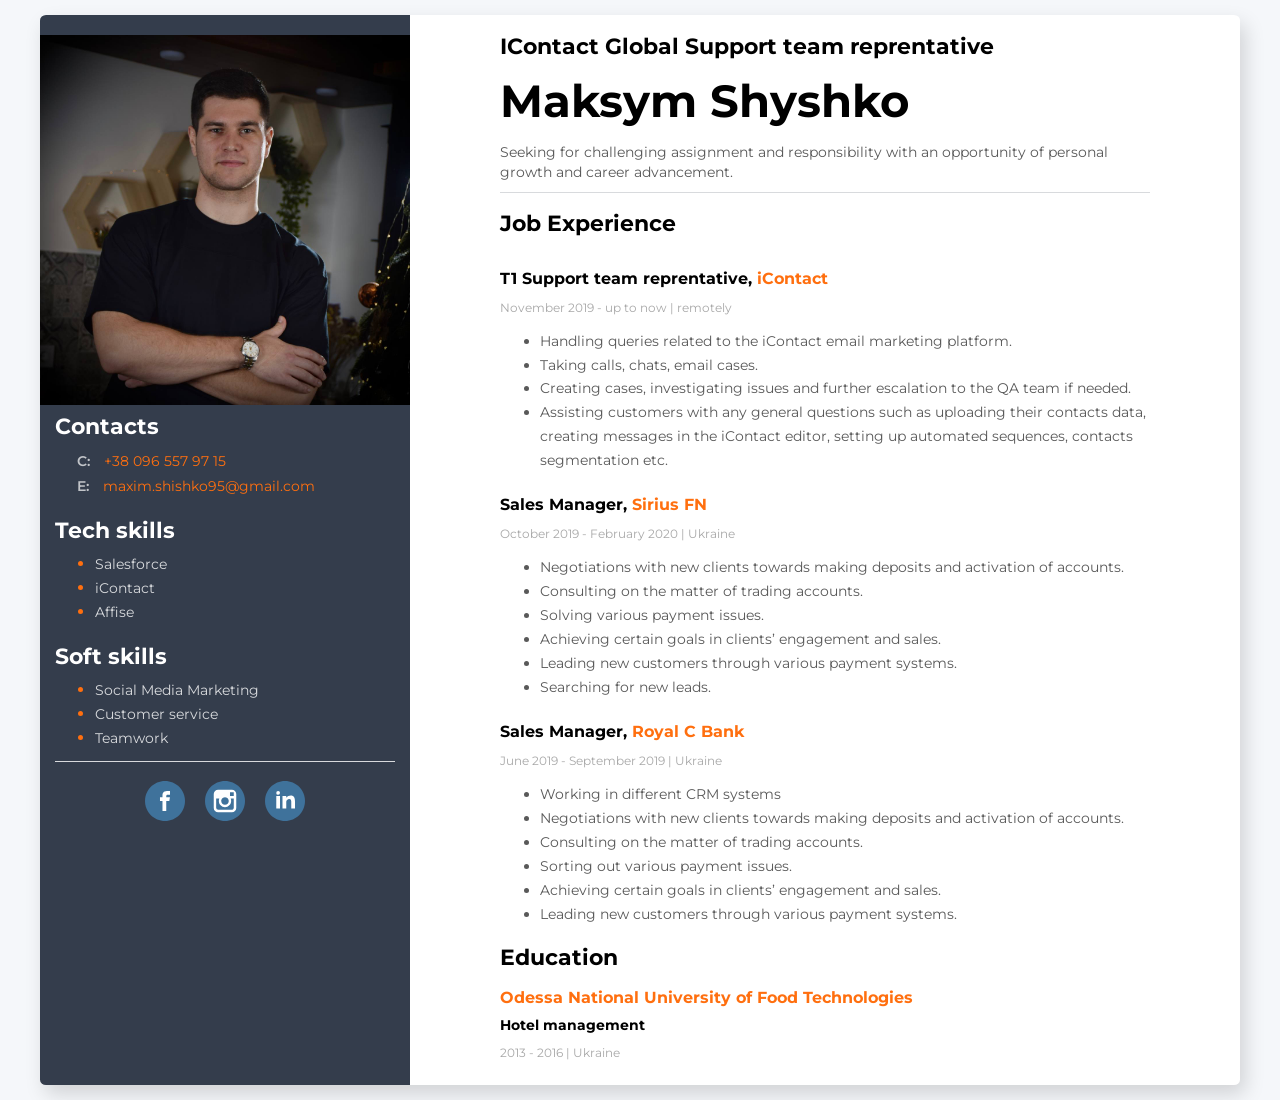
<file: index.html>
<!DOCTYPE html>
<html lang="en">
  <head>
    <meta charset="UTF-8" />
    <meta http-equiv="X-UA-Compatible" content="IE=edge" />
    <meta name="viewport" content="width=device-width, initial-scale=1.0" />
    <link rel="preconnect" href="https://fonts.gstatic.com" />
    <link
      href="https://fonts.googleapis.com/css2?family=Montserrat:wght@400;700&display=swap"
      rel="stylesheet"
    />
    <link rel="stylesheet" href="./css/main.min.css" />
    <title>Resume</title>
  </head>
  <body>
    <div class="container">
      <img class="image" src="./images/image-for-CV.jfif" alt="My photo" />

      <!-- MAIN SECTION -->
      <div class="main-section">
        <div class="intro">
          <h2 class="intro__job">IContact Global Support team reprentative</h2>
          <h1 class="intro__name">Maksym Shyshko</h1>
          <p class="intro__pre-header">
            Seeking for challenging assignment and responsibility with an
            opportunity of personal growth and career advancement.
          </p>
        </div>
        <h2 class="main-section__experience">Job Experience</h2>
        <div class="job">
          <p class="job__position">
            T1 Support team reprentative,
            <span class="job__company">iContact</span>
          </p>
          <p class="job__timeframes">
            November 2019 - up to now
            <span class="job__divider">|</span> remotely
          </p>
          <ul class="job__responsibilities">
            <li>
              Handling queries related to the iContact email marketing platform.
            </li>
            <li>Taking calls, chats, email cases.</li>
            <li>
              Creating cases, investigating issues and further escalation to the
              QA team if needed.
            </li>
            <li>
              Assisting customers with any general questions such as uploading
              their contacts data, creating messages in the iContact editor,
              setting up automated sequences, contacts segmentation etc.
            </li>
          </ul>
        </div>
        <div class="job">
          <p class="job__position">
            Sales Manager,
            <span class="job__company">Sirius FN</span>
          </p>
          <p class="job__timeframes">
            October 2019 - February 2020
            <span class="job__divider">|</span> Ukraine
          </p>
          <ul class="job__responsibilities">
            <li>
              Negotiations with new clients towards making deposits and
              activation of accounts.
            </li>
            <li>Consulting on the matter of trading accounts.</li>
            <li>Solving various payment issues.</li>
            <li>Achieving certain goals in clients’ engagement and sales.</li>
            <li>Leading new customers through various payment systems.</li>
            <li>Searching for new leads.</li>
          </ul>
        </div>
        <div class="job">
          <p class="job__position">
            Sales Manager,
            <span class="job__company">Royal C Bank</span>
          </p>
          <p class="job__timeframes">
            June 2019 - September 2019
            <span class="job__divider">|</span> Ukraine
          </p>
          <ul class="job__responsibilities">
            <li>Working in different CRM systems</li>
            <li>
              Negotiations with new clients towards making deposits and
              activation of accounts.
            </li>
            <li>Consulting on the matter of trading accounts.</li>
            <li>Sorting out various payment issues.</li>
            <li>Achieving certain goals in clients’ engagement and sales.</li>
            <li>Leading new customers through various payment systems.</li>
          </ul>
        </div>
        <div class="education">
          <h3 class="education__header">Education</h3>
          <p class="education__academy">
            Odessa National University of Food Technologies
          </p>

          <p class="education__faculty">Hotel management</p>
          <p class="education__timeframes">
            2013 - 2016 <span class="education__divider">|</span> Ukraine
          </p>
        </div>
      </div>

      <!-- SIDEBAR -->
      <div class="sidebar">
        <div class="contacts">
          <h2 class="contacts__header">Contacts</h2>
          <ul class="contacts__list">
            <li>
              <a class="contacts__link" href="tel:380965579715">
                <span class="contacts__abbreviation"> C: </span>+38 096 557 97
                15</a
              >
            </li>
            <li>
              <a class="contacts__link" href="mailto:maxim.shishko95@gmail.com"
                ><span class="contacts__abbreviation"> E: </span>
                maxim.shishko95@gmail.com</a
              >
            </li>
          </ul>
        </div>
        <div class="tech-skills">
          <h2 class="tech-skills__title">Tech skills</h2>
          <ul>
            <li class="tech-skills__bullets">
              <p class="tech-skills__item">Salesforce</p>
            </li>
            <li class="tech-skills__bullets">
              <p class="tech-skills__item">iContact</p>
            </li>
            <li class="tech-skills__bullets">
              <p class="tech-skills__item">Affise</p>
            </li>
          </ul>
        </div>
        <div class="soft-skills">
          <h2 class="soft-skills__title">Soft skills</h2>
          <ul>
            <li class="soft-skills__bullets">
              <p class="soft-skills__item">Social Media Marketing</p>
            </li>
            <li class="soft-skills__bullets">
              <p class="soft-skills__item">Customer service</p>
            </li>
            <li class="soft-skills__bullets">
              <p class="soft-skills__item">Teamwork</p>
            </li>
          </ul>
        </div>
        <div class="social">
          <ul class="social__list">
            <li class="social__item">
              <a href="https://www.facebook.com/maxim.shishko" target="_blank">
                <svg class="social__icon" width="40" height="40">
                  <use
                    href="./images/symbol-defs.svg#icon-facebook-svgrepo-com"
                  ></use>
                </svg>
              </a>
            </li>
            <li class="social__item">
              <a href="https://www.instagram.com/max_shishka/" target="_blank">
                <svg class="social__icon" width="40" height="40">
                  <use
                    href="./images/symbol-defs.svg#icon-instagram-svgrepo-com"
                  ></use>
                </svg>
              </a>
            </li>
            <li class="social__item">
              <a
                href="https://www.linkedin.com/in/maksym-shyshko-32b0b317a/"
                target="_blank"
              >
                <svg class="social__icon" width="40" height="40">
                  <use
                    href="./images/symbol-defs.svg#icon-linkedin-svgrepo-com"
                  ></use>
                </svg>
              </a>
            </li>
          </ul>
        </div>
      </div>
    </div>
  </body>
</html>
</file>
<file: css/main.min.css>
/*! modern-normalize v1.0.0 | MIT License | https://github.com/sindresorhus/modern-normalize */*,*::before,*::after{-webkit-box-sizing:border-box;box-sizing:border-box}:root{-moz-tab-size:4;-o-tab-size:4;tab-size:4}html{line-height:1.15;-webkit-text-size-adjust:100%}body{margin:0}body{font-family:system-ui,-apple-system,"Segoe UI",Roboto,Helvetica,Arial,sans-serif,"Apple Color Emoji","Segoe UI Emoji"}hr{height:0;color:inherit}abbr[title]{-webkit-text-decoration:underline dotted;text-decoration:underline dotted}b,strong{font-weight:bolder}code,kbd,samp,pre{font-family:ui-monospace, SFMono-Regular, Consolas, "Liberation Mono", Menlo, monospace;font-size:1em}small{font-size:80%}sub,sup{font-size:75%;line-height:0;position:relative;vertical-align:baseline}sub{bottom:-0.25em}sup{top:-0.5em}table{text-indent:0;border-color:inherit}button,input,optgroup,select,textarea{font-family:inherit;font-size:100%;line-height:1.15;margin:0}button,select{text-transform:none}button,[type="button"],[type="reset"],[type="submit"]{-webkit-appearance:button}::-moz-focus-inner{border-style:none;padding:0}:-moz-focusring{outline:1px dotted ButtonText}:-moz-ui-invalid{box-shadow:none}legend{padding:0}progress{vertical-align:baseline}::-webkit-inner-spin-button,::-webkit-outer-spin-button{height:auto}[type="search"]{-webkit-appearance:textfield;outline-offset:-2px}::-webkit-search-decoration{-webkit-appearance:none}::-webkit-file-upload-button{-webkit-appearance:button;font:inherit}summary{display:list-item}h1,h2,h3,h4,p{margin:0}body{background-color:#f5f7fa;font-family:Montserrat}ul{margin:0}.container{background-color:#fff;margin-left:auto;margin-right:auto;margin-top:15px;margin-bottom:15px;-webkit-box-shadow:5px 9px 20px rgba(0,0,0,0.15);box-shadow:5px 9px 20px rgba(0,0,0,0.15)}@media screen and (max-width: 719px){.container{max-width:420px;padding-top:15px}}@media screen and (min-width: 720px){.container{width:720px;display:-webkit-box;display:-ms-flexbox;display:flex;-webkit-box-orient:horizontal;-webkit-box-direction:reverse;-ms-flex-direction:row-reverse;flex-direction:row-reverse;position:relative}}@media screen and (min-width: 1200px){.container{width:1200px;border-radius:0.5%;overflow:hidden}}.image{display:block;max-width:100%;height:auto;width:370px;margin-left:auto;margin-right:auto}@media screen and (max-width: 719px){.image{margin-bottom:20px}}@media screen and (min-width: 720px){.image{position:absolute;width:300px;top:15px;left:0}}@media screen and (min-width: 1200px){.image{width:370px;top:20px}}.sidebar{background:rgba(30,41,57,0.9);padding-left:15px;padding-right:15px}@media screen and (min-width: 720px){.sidebar{padding-top:315px;padding-bottom:20px}}@media screen and (min-width: 1200px){.sidebar{padding-top:390px;padding-bottom:20px}}.tech-skills__bullets,.soft-skills__bullets{color:#ff6f0f}.contacts{padding-top:10px;padding-bottom:10px}.contacts__header,.tech-skills__title,.soft-skills__title{margin-bottom:10px}.contacts__header{font-size:22px;font-weight:700;line-height:1.1;color:#fff}.contacts__list,.social__list{list-style-type:none;padding:0}.contacts__list{margin-left:22px}.contacts__link{text-decoration:none;font-size:14px;font-weight:400;line-height:1.71;color:#ff6f0f;-webkit-transition:color 250ms linear;transition:color 250ms linear}.contacts__abbreviation{font-size:14px;font-weight:600;line-height:24px;color:rgba(255,255,255,0.7);margin-right:10px;-webkit-transition:color 250ms linear;transition:color 250ms linear}.contacts__link:hover .contacts__abbreviation,.contacts__link:focus .contacts__abbreviation{color:#ff6f0f}.contacts__link:hover,.contacts__link:focus{color:rgba(255,255,255,0.7)}.tech-skills{padding-top:10px;padding-bottom:10px}.soft-skills{position:relative;padding-top:10px;padding-bottom:10px}.soft-skills::after{content:"";position:absolute;top:100%;left:0;right:0;border-bottom:1px #d8dadd solid;border-radius:2%}.tech-skills__item,.soft-skills__item{font-size:14px;font-weight:400;line-height:1.71;color:#d8dadd}.contacts__header,.tech-skills__title,.soft-skills__title{font-size:22px;font-weight:700;line-height:1.1;color:#fff}.social{padding-top:20px;padding-bottom:20px;display:-webkit-box;display:-ms-flexbox;display:flex;-webkit-box-pack:center;-ms-flex-pack:center;justify-content:center}.social__list{display:-webkit-box;display:-ms-flexbox;display:flex}.social__item:not(:last-child){margin-right:20px}.social__icon{-webkit-transform:scale(1);transform:scale(1);-webkit-transition:all 250ms linear;transition:all 250ms linear}.social__item:hover .social__icon,.social__item:focus .social__icon{-webkit-transform:scale(1.2);transform:scale(1.2)}@media screen and (min-width: 720px){.contacts,.tech-skills,.soft-skills,.social{width:270px}}@media screen and (min-width: 1200px){.contacts,.tech-skills,.soft-skills,.social{width:340px}}.main-section{padding-right:15px;padding-left:15px}@media screen and (min-width: 1200px){.main-section{margin-left:auto;margin-right:auto}}.intro{position:relative;padding-top:10px;padding-bottom:10px}@media screen and (min-width: 1200px){.intro{padding-top:20px}}.intro::after{content:"";position:absolute;top:100%;left:0;right:0;border-bottom:1px #d8dadd solid;border-radius:2%}.intro__job{color:#000;font-size:18px;font-weight:700;line-height:1.1;margin-bottom:15px}@media screen and (max-width: 719px){.intro__job{text-align:center}}@media screen and (min-width: 720px){.intro__job{font-size:22px}}.intro__name{color:#000;font-size:35px;font-weight:700;line-height:1.2;margin-bottom:15px}@media screen and (max-width: 719px){.intro__name{text-align:center}}@media screen and (min-width: 720px){.intro__name{font-size:35px}}@media screen and (min-width: 1200px){.intro__name{font-size:45px}}.intro__pre-header{color:#595959;font-size:14px;font-weight:400;line-height:1.4}.main-section__experience{color:#000;font-size:22px;font-weight:700;line-height:1.1;padding-top:20px;padding-bottom:20px}.job{padding-top:10px;padding-bottom:10px}.job__position{color:#000;font-size:16px;font-weight:700;line-height:1.5;margin-bottom:5px}.job__company{color:#ff6f0f;font-size:16px;font-weight:700;line-height:1.5}.job__timeframes,.education__timeframes{color:#a8a8a8;font-size:12px;font-weight:400;line-height:2;margin-bottom:10px}.job__responsibilities{color:#595959;font-size:14px;font-weight:400;line-height:1.71}.job__divider,.education__divider{color:#a8a8a8}.education{padding-top:10px;padding-bottom:10px}.education__header{color:#000;font-size:22px;font-weight:700;line-height:1.1;margin-bottom:15px}.education__academy{color:#ff6f0f;font-size:16px;font-weight:700;line-height:1.5;margin-bottom:5px}.education__faculty{color:#000;font-size:14px;font-weight:700;line-height:1.5;margin-bottom:5px}@media screen and (min-width: 1200px){.intro,.job,.education{width:650px}}
/*# sourceMappingURL=main.min.css.map */
</file>
